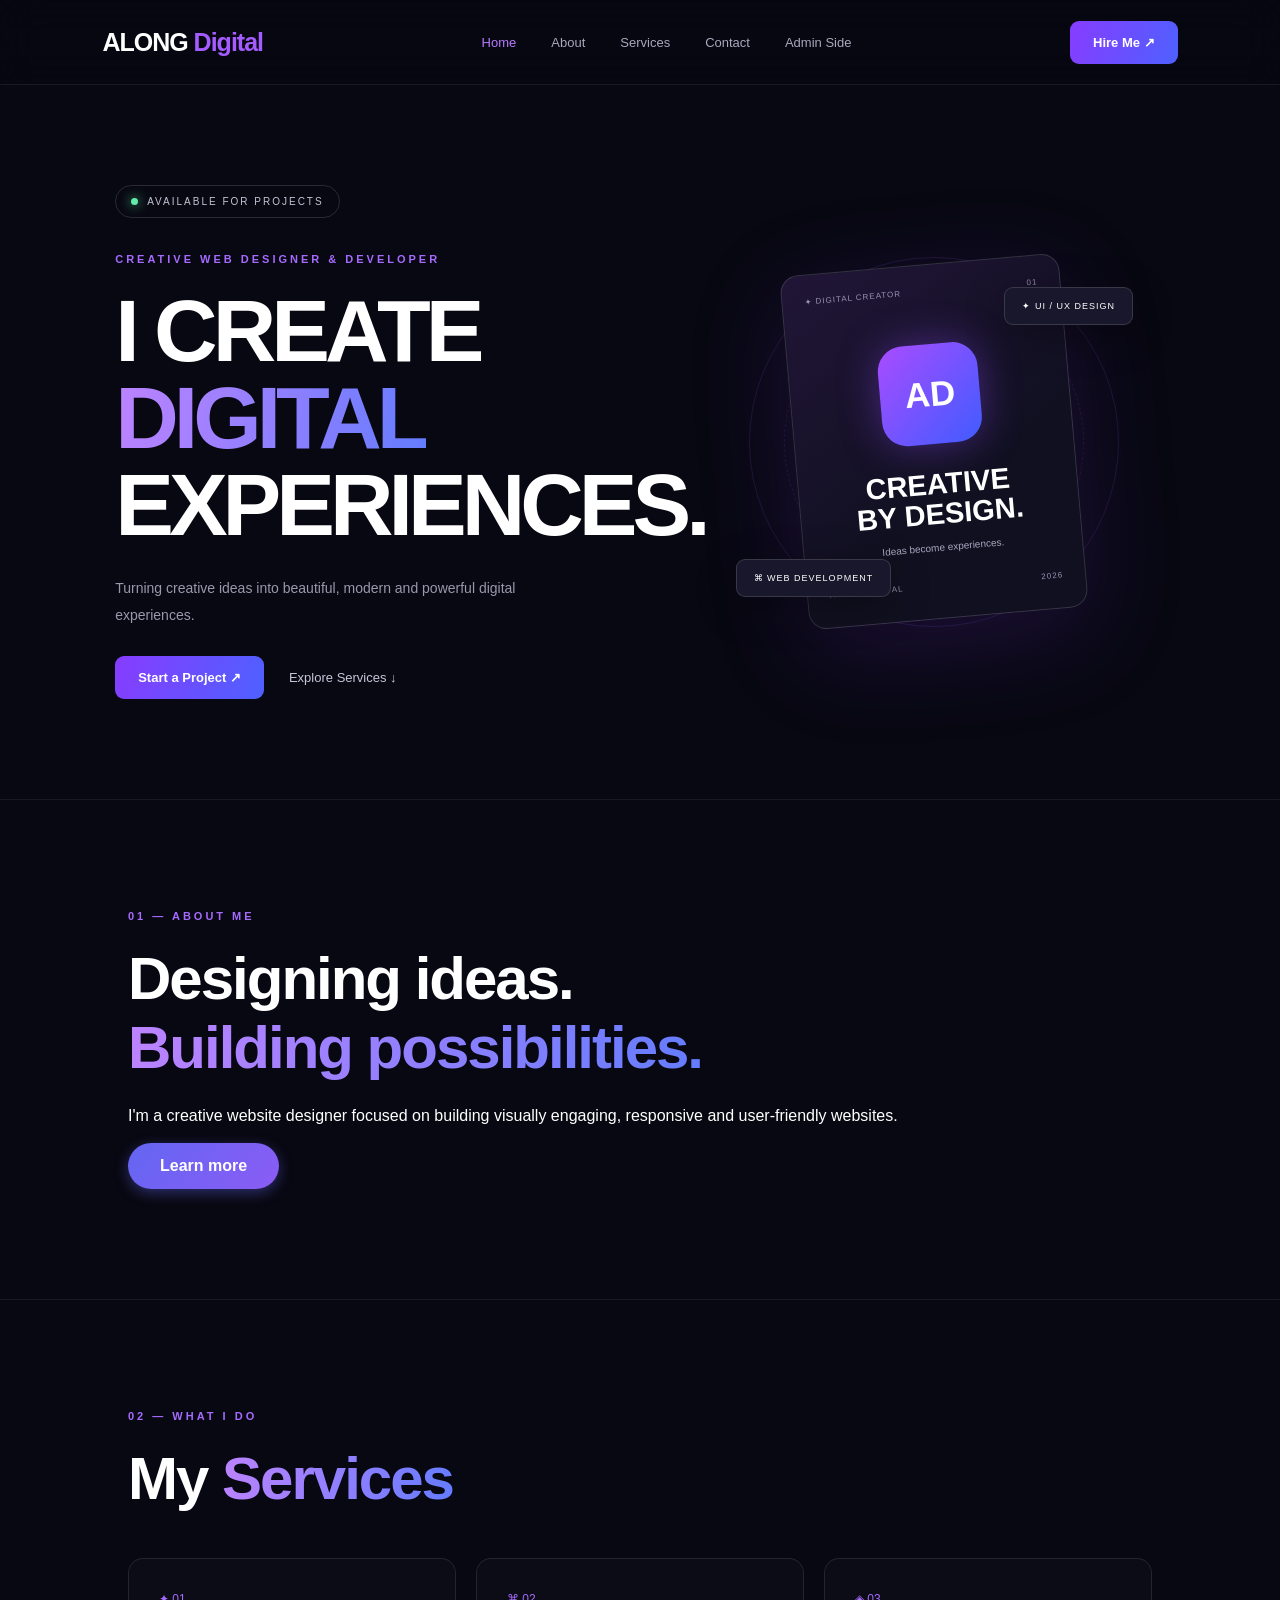
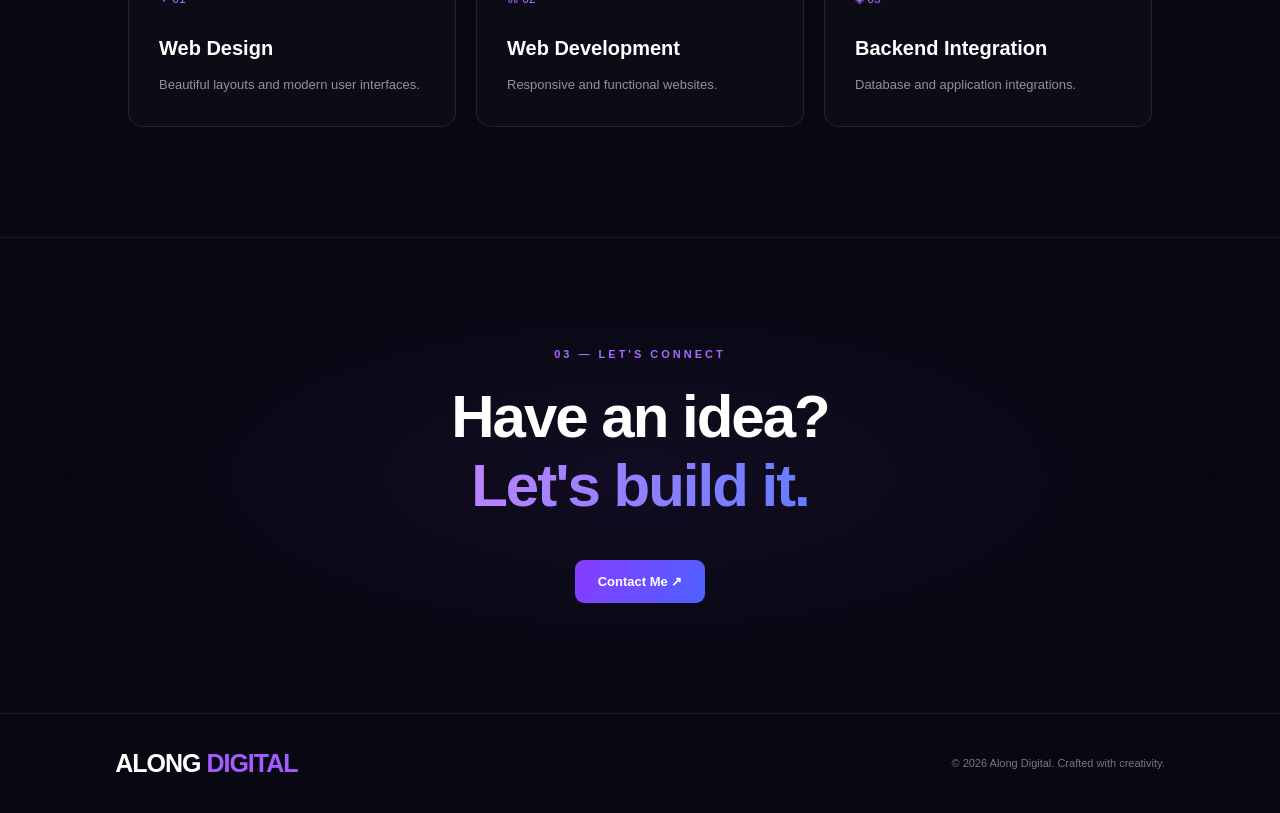
<file: index.html>
<!DOCTYPE html>
<html lang="en">
<head>
  <meta charset="UTF-8">
  <meta name="viewport" content="width=device-width, initial-scale=1.0">
  <title>Along digital Web Solutions</title>
  <link rel="stylesheet" href="style.css">
</head>
<body>

<header class="navbar">
  <a href="index.html" class="logo">ALONG<span> Digital</span></a>

  <nav id="nav">
    <a href="index.html" class="active">Home</a>
    <a href="index.html#about">About</a>
    <a href="index.html#services">Services</a>
    <a href="contact.html">Contact</a>
    <a href="pannel.html">Admin Side</a>
  </nav>

  <a href="contact.html" class="nav-btn">Hire Me ↗</a>
  <button class="menu" id="menu" aria-label="Toggle menu">☰</button>
</header>

<main>
  <section class="hero" id="home">
    <div class="hero-content">
      <div class="availability"><span></span> AVAILABLE FOR PROJECTS</div>
      <p class="eyebrow">CREATIVE WEB DESIGNER & DEVELOPER</p>
      <h1>I CREATE<br><span class="gradient">DIGITAL</span><br>EXPERIENCES.</h1>
      <p class="description">
        Turning creative ideas into beautiful, modern and
        powerful digital experiences.
      </p>
      <div class="hero-actions">
        <a href="contact.html" class="primary-btn">Start a Project ↗</a>
        <a href="#services" class="secondary-btn">Explore Services ↓</a>
      </div>
    </div>

    <div class="hero-visual">
      <div class="orbit orbit-one"></div>
      <div class="orbit orbit-two"></div>
      <div class="designer-card">
        <div class="card-top"><span>✦ DIGITAL CREATOR</span><span>01</span></div>
        <div class="avatar">AD</div>
        <h2>CREATIVE<br>BY DESIGN.</h2>
        <p>Ideas become experiences.</p>
        <div class="card-bottom"><span>ALONG DIGITAL</span><span>2026</span></div>
      </div>
      <div class="floating-tag tag-one">✦ UI / UX DESIGN</div>
      <div class="floating-tag tag-two">⌘ WEB DEVELOPMENT</div>
    </div>
  </section>

  <section class="about section" id="about">
    <p class="eyebrow">01 — ABOUT ME</p>
    <h2>Designing ideas.<br><span class="gradient">Building possibilities.</span></h2>
    <p>
      I'm a creative website designer focused on building
      visually engaging, responsive and user-friendly websites.
    </p><br>
    <a class="other-btn" id="learn">Learn more</a>
  </section>

  <section class="services section" id="services">
    <p class="eyebrow">02 — WHAT I DO</p>
    <h2>My <span class="gradient">Services</span></h2>
    <div class="service-grid">
      <article class="service-card">
        <span>✦ 01</span>
        <h3>Web Design</h3>
        <p>Beautiful layouts and modern user interfaces.</p>
      </article>
      <article class="service-card">
        <span>⌘ 02</span>
        <h3>Web Development</h3>
        <p>Responsive and functional websites.</p>
      </article>
      <article class="service-card">
        <span>◈ 03</span>
        <h3>Backend Integration</h3>
        <p>Database and application integrations.</p>
      </article>
    </div>
  </section>

  <section class="contact section">
    <p class="eyebrow">03 — LET'S CONNECT</p>
    <h2>Have an idea?<br><span class="gradient">Let's build it.</span></h2>
    <a href="contact.html" class="primary-btn">Contact Me ↗</a>
  </section>
</main>

<footer>
  <a href="index.html" class="logo">ALONG<span> DIGITAL</span></a>
  <p>© 2026 Along Digital. Crafted with creativity.</p>
</footer>

<script src="script.js"></script>
</body>
</html>
</file>
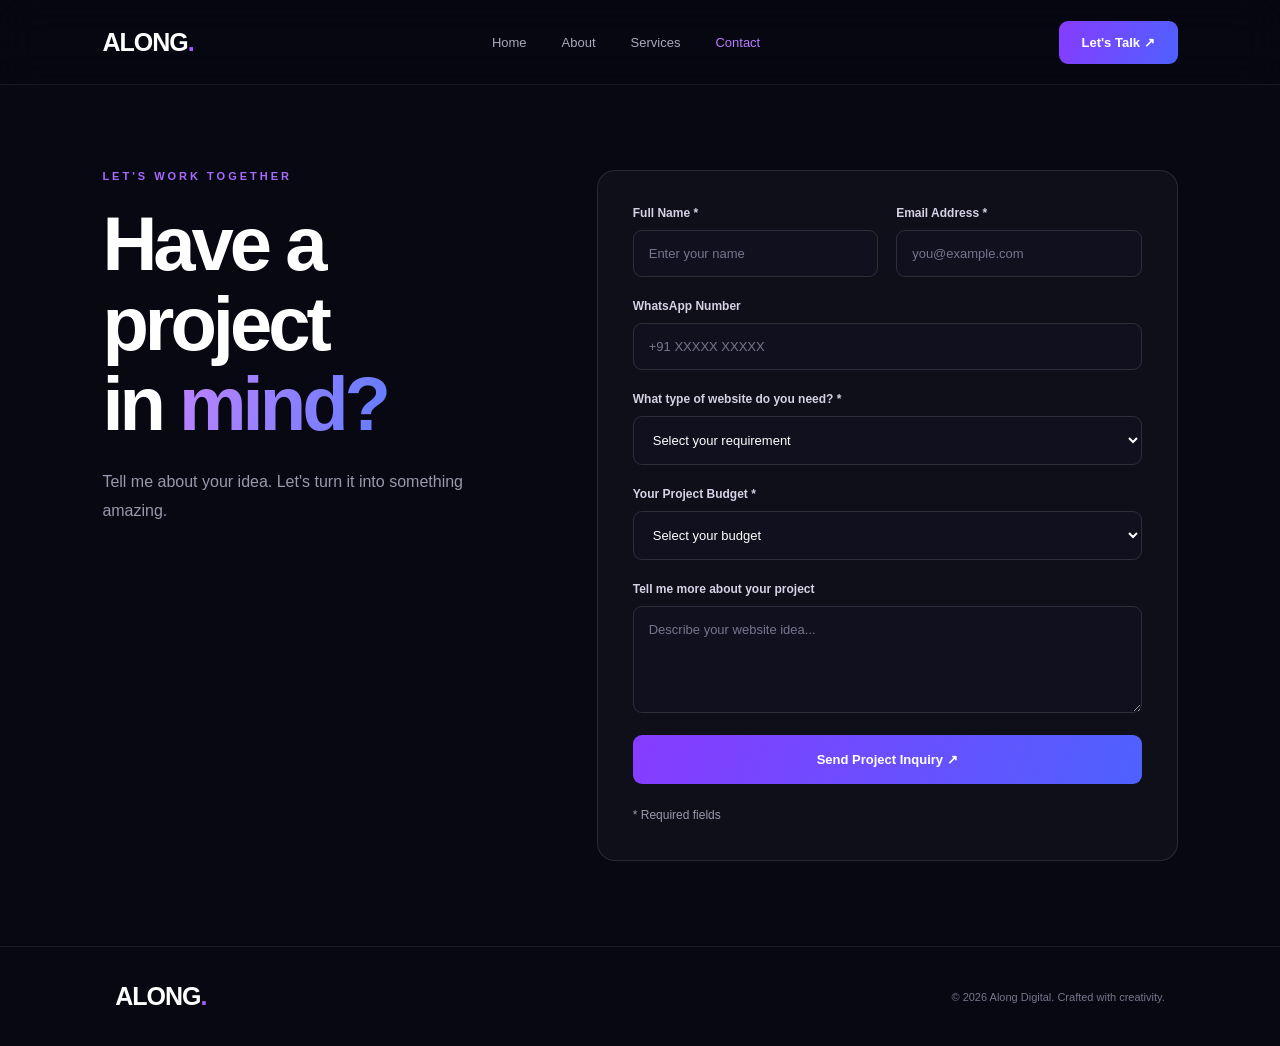
<file: contact.html>
<!DOCTYPE html>
<html lang="en">
<head>
  <meta charset="UTF-8">
  <meta name="viewport" content="width=device-width, initial-scale=1.0">
  <title>Contact | Along Digital</title>
  <link rel="stylesheet" href="style.css">
</head>
<body>

<header class="navbar">
  <a href="index.html" class="logo">ALONG<span>.</span></a>

  <nav id="nav">
    <a href="index.html">Home</a>
    <a href="index.html#about">About</a>
    <a href="index.html#services">Services</a>
    <a href="contact.html" class="active">Contact</a>
  </nav>

  <a href="contact.html" class="nav-btn">Let's Talk ↗</a>
  <button class="menu" id="menu" aria-label="Toggle menu">☰</button>
</header>

<main class="contact-page">

  <div class="contact-heading">
    <p class="eyebrow">LET'S WORK TOGETHER</p>
    <h1>Have a project<br>in <span class="gradient">mind?</span></h1>
    <p>Tell me about your idea. Let's turn it into something amazing.</p>
  </div>

  <div class="contact-container">
    <form id="contactForm">

      <div class="form-row">
        <div class="form-group">
          <label for="name">Full Name *</label>
          <input id="name" name="name" type="text"
            placeholder="Enter your name" required maxlength="100">
        </div>

        <div class="form-group">
          <label for="email">Email Address *</label>
          <input id="email" name="email" type="email"
            placeholder="you@example.com" required>
        </div>
      </div>

      <div class="form-group">
        <label for="phone">WhatsApp Number</label>
        <input id="phone" name="phone" type="tel"
          placeholder="+91 XXXXX XXXXX">
      </div>

      <div class="form-group">
        <label for="requirement">What type of website do you need? *</label>
        <select id="requirement" name="requirement" required>
          <option value="">Select your requirement</option>
          <option>Business Website</option>
          <option>Portfolio Website</option>
          <option>E-commerce Website</option>
          <option>Landing Page</option>
          <option>Web Application</option>
          <option>Custom Website</option>
          <option>Other</option>
        </select>
      </div>

      <div class="form-group">
        <label for="budget">Your Project Budget *</label>
        <select id="budget" name="budget" required>
          <option value="">Select your budget</option>
          <option>Below ₹2,000</option>
          <option>₹2,000 – ₹5,000</option>
          <option>₹5,000 – ₹10,000</option>
          <option>₹10,000 – ₹25,000</option>
          <option>₹25,000 – ₹50,000</option>
          <option>Above ₹50,000</option>
          <option>Let's Discuss</option>
        </select>
      </div>

      <div class="form-group">
        <label for="message">Tell me more about your project</label>
        <textarea id="message" name="message"
          rows="5" placeholder="Describe your website idea..."></textarea>
      </div>

      <button type="submit" class="primary-btn submit-btn">
        Send Project Inquiry ↗
      </button>

      <p id="formStatus" class="form-status" role="status">
        * Required fields
      </p>

    </form>
  </div>
</main>

<footer>
  <a href="index.html" class="logo">ALONG<span>.</span></a>
  <p>© 2026 Along Digital. Crafted with creativity.</p>
</footer>

<script src="script.js"></script>
<script src="contact.js"></script>
</body>
</html>
</file>
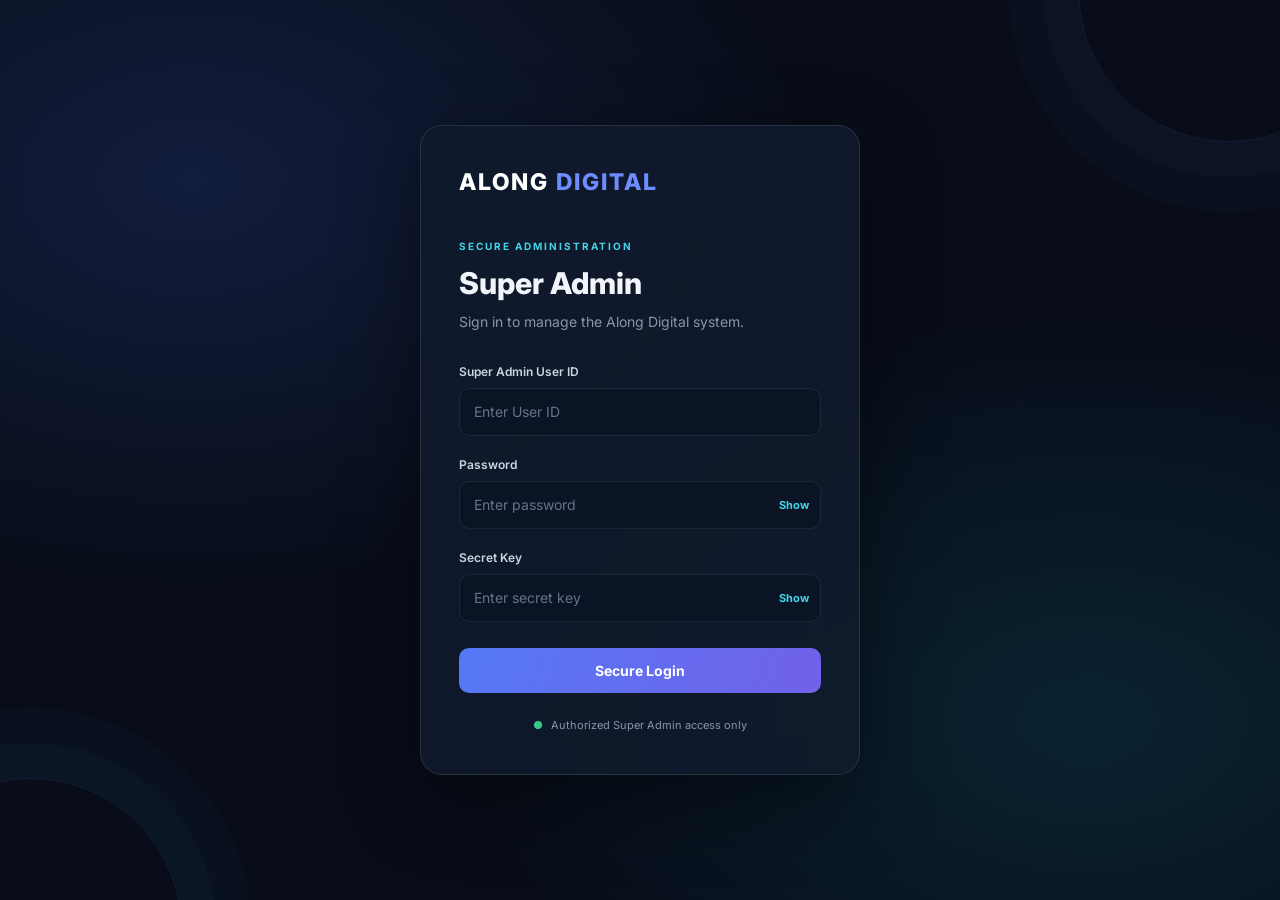
<file: superadmin.html>
<!DOCTYPE html>
<html lang="en">
<head>
  <meta charset="UTF-8">
  <meta name="viewport" content="width=device-width, initial-scale=1.0">
  <meta name="theme-color" content="#080d19">

  <title>Super Admin | Along Digital</title>

  <link rel="stylesheet" href="superadmin.css">
</head>

<body>

  <!-- LOGIN PAGE -->
  <main id="loginPage" class="login-page">

    <section class="login-card">

      <div class="brand">
        ALONG <span>DIGITAL</span>
      </div>

      <div class="login-heading">
        <span class="eyebrow">SECURE ADMINISTRATION</span>
        <h1>Super Admin</h1>
        <p>Sign in to manage the Along Digital system.</p>
      </div>

      <form id="superAdminForm">

        <div class="form-group">
          <label for="superUserID">Super Admin User ID</label>
          <input
            type="text"
            id="superUserID"
            placeholder="Enter User ID"
            autocomplete="username"
            required
          >
        </div>

        <div class="form-group">
          <label for="superPassword">Password</label>
          <div class="password-box">
            <input
              type="password"
              id="superPassword"
              placeholder="Enter password"
              autocomplete="current-password"
              required
            >
            <button type="button" class="toggle-password"
              data-target="superPassword">Show</button>
          </div>
        </div>

        <div class="form-group">
          <label for="secretKey">Secret Key</label>
          <div class="password-box">
            <input
              type="password"
              id="secretKey"
              placeholder="Enter secret key"
              autocomplete="off"
              required
            >
            <button type="button" class="toggle-password"
              data-target="secretKey">Show</button>
          </div>
        </div>

        <div id="loginMessage" role="status" aria-live="polite"></div>

        <button type="submit" id="loginBtn">
          Secure Login
        </button>

      </form>

      <p class="security-note">
        <span>●</span> Authorized Super Admin access only
      </p>

    </section>
  </main>


  <!-- SUPER ADMIN DASHBOARD -->
  <div id="dashboardPage" class="dashboard-page" hidden>

    <!-- SIDEBAR -->
    <aside class="sidebar" id="sidebar">

      <div class="sidebar-brand">
        ALONG <span>DIGITAL</span>
        <small>SUPER ADMIN PANEL</small>
      </div>

      <nav class="sidebar-nav">

        <p class="nav-heading">MAIN MENU</p>

        <button class="nav-link active" data-section="overview">
          <span>▦</span> Overview
        </button>

        <button class="nav-link" data-section="keyGenerator">
          <span>⌘</span> Activation Keys
        </button>

        <button class="nav-link" data-section="adminManagement">
          <span>♙</span> Admin Management
        </button>

        <p class="nav-heading">MANAGEMENT</p>

        <button class="nav-link" data-section="emailTemplates">
          <span>✉</span> Email Templates
        </button>

        <button class="nav-link" data-section="entryRecords">
          <span>▤</span> Entry Records
        </button>

        <button class="nav-link" data-section="activityLogs">
          <span>◷</span> Activity Logs
        </button>

        <p class="nav-heading">SYSTEM</p>

        <button class="nav-link" data-section="settings">
          <span>⚙</span> Settings
        </button>

      </nav>

      <div class="sidebar-bottom">
        <div class="admin-profile">
          <div class="profile-avatar">SA</div>
          <div>
            <strong id="superAdminName">Super Admin</strong>
            <small>System Administrator</small>
          </div>
        </div>

        <button id="logoutBtn" class="logout-btn">
          ⇥ Logout
        </button>
      </div>

    </aside>


    <!-- MAIN AREA -->
    <main class="main-content">

      <header class="topbar">
        <button id="menuToggle" class="menu-toggle"
          type="button">☰</button>

        <div>
          <span class="eyebrow">ALONG DIGITAL / CONTROL CENTER</span>
          <h2 id="pageTitle">Overview</h2>
        </div>

        <div class="topbar-status">
          <span class="status-dot"></span>
          System Panel
        </div>
      </header>


      <div class="content-area">

        <!-- OVERVIEW -->
        <section class="dashboard-section active" id="overview">

          <div class="welcome-section">
            <div>
              <span class="eyebrow">DASHBOARD</span>
              <h1>Welcome, Super Admin</h1>
              <p>Manage administrators, activation keys and system records.</p>
            </div>
          </div>

          <div class="stats-grid">

            <article class="stat-card">
              <span>Total Admins</span>
              <h2 id="totalAdmins">—</h2>
              <small>Registered accounts</small>
            </article>

            <article class="stat-card">
              <span>Pending Approvals</span>
              <h2 id="pendingAdmins">—</h2>
              <small>Awaiting approval</small>
            </article>

            <article class="stat-card">
              <span>Unused Keys</span>
              <h2 id="unusedKeys">—</h2>
              <small>Available activation keys</small>
            </article>

            <article class="stat-card">
              <span>Used Keys</span>
              <h2 id="usedKeys">—</h2>
              <small>Already redeemed</small>
            </article>

          </div>

          <div class="panel-card">
            <div class="panel-heading">
              <div>
                <h3>Quick Actions</h3>
                <p>Frequently used administration tools</p>
              </div>
            </div>

            <div class="quick-actions">
              <button data-section="keyGenerator">
                + Generate Activation Key
              </button>

              <button data-section="adminManagement">
                Manage Admins
              </button>

              <button data-section="emailTemplates">
                Create Admin Email
              </button>
            </div>
          </div>

        </section>


        <!-- ACTIVATION KEY GENERATOR -->
        <section class="dashboard-section" id="keyGenerator">

          <div class="section-heading">
            <span class="eyebrow">AUTHORIZATION</span>
            <h1>Activation Key Generator</h1>
            <p>Generate unique, single-use admin activation keys.</p>
          </div>

          <div class="panel-card">

            <h3>Generate New Key</h3>

            <form id="keyForm">

              <div class="form-group">
                <label for="keyExpiry">Key Validity</label>
                <select id="keyExpiry" required>
                  <option value="1">1 Day</option>
                  <option value="3">3 Days</option>
                  <option value="7" selected>7 Days</option>
                  <option value="15">15 Days</option>
                  <option value="30">30 Days</option>
                </select>
              </div>

              <div class="form-group">
                <label for="keyNote">Purpose / Note</label>
                <input id="keyNote" type="text"
                  placeholder="Optional note">
              </div>

              <button type="submit" id="generateKeyBtn">
                Generate Activation Key
              </button>

            </form>

            <div id="generatedKeyBox" hidden>
              <p>Generated Activation Key</p>
              <strong id="generatedKey"></strong>
              <button type="button" id="copyKeyBtn">Copy Key</button>
            </div>

          </div>

          <div class="panel-card">
            <h3>Activation Key Records</h3>

            <div class="table-wrapper">
              <table>
                <thead>
                  <tr>
                    <th>Activation Key</th>
                    <th>Status</th>
                    <th>Expiry</th>
                    <th>Created</th>
                  </tr>
                </thead>
                <tbody id="keysTableBody">
                  <tr>
                    <td colspan="4">Loading records...</td>
                  </tr>
                </tbody>
              </table>
            </div>
          </div>

        </section>


        <!-- ADMIN MANAGEMENT -->
        <section class="dashboard-section" id="adminManagement">

          <div class="section-heading">
            <span class="eyebrow">USER CONTROL</span>
            <h1>Admin Management</h1>
            <p>Review and manage administrator accounts.</p>
          </div>

          <div class="panel-card">
            <div class="table-wrapper">
              <table>
                <thead>
                  <tr>
                    <th>User ID</th>
                    <th>Name</th>
                    <th>Email</th>
                    <th>Status</th>
                    <th>Action</th>
                  </tr>
                </thead>
                <tbody id="adminsTableBody">
                  <tr>
                    <td colspan="5">Loading records...</td>
                  </tr>
                </tbody>
              </table>
            </div>
          </div>

        </section>


        <!-- EMAIL TEMPLATE -->
        <section class="dashboard-section" id="emailTemplates">

          <div class="section-heading">
            <span class="eyebrow">COMMUNICATION</span>
            <h1>Email Template Generator</h1>
            <p>Prepare an activation email for a new administrator.</p>
          </div>

          <div class="panel-card">

            <form id="emailForm">

              <div class="form-group">
                <label for="adminName">Admin Name</label>
                <input id="adminName" type="text"
                  placeholder="Enter admin name" required>
              </div>

              <div class="form-group">
                <label for="adminEmail">Admin Email</label>
                <input id="adminEmail" type="email"
                  placeholder="Enter admin email" required>
              </div>

              <div class="form-group">
                <label for="adminUserID">Admin User ID</label>
                <input id="adminUserID" type="text"
                  placeholder="Enter User ID" required>
              </div>

              <div class="form-group">
                <label for="emailActivationKey">Activation Key</label>
                <input id="emailActivationKey" type="text"
                  placeholder="Paste generated key" required>
              </div>

              <button type="submit">Generate Email</button>

            </form>

            <div class="form-group">
              <label for="emailPreview">Email Preview</label>
              <textarea id="emailPreview" rows="12"
                placeholder="Generated email will appear here..."></textarea>
            </div>

            <button type="button" id="sendEmailBtn">
              Open Email App
            </button>

          </div>

        </section>


        <!-- ENTRY RECORDS -->
        <section class="dashboard-section" id="entryRecords">

          <div class="section-heading">
            <span class="eyebrow">REGISTRATION</span>
            <h1>Entry Records</h1>
            <p>Review administrator registration submissions.</p>
          </div>

          <div class="panel-card">
            <div class="table-wrapper">
              <table>
                <thead>
                  <tr>
                    <th>User ID</th>
                    <th>Name</th>
                    <th>Email</th>
                    <th>Registration Date</th>
                    <th>Status</th>
                  </tr>
                </thead>
                <tbody id="entriesTableBody">
                  <tr>
                    <td colspan="5">Loading records...</td>
                  </tr>
                </tbody>
              </table>
            </div>
          </div>

        </section>


        <!-- ACTIVITY LOGS -->
        <section class="dashboard-section" id="activityLogs">

          <div class="section-heading">
            <span class="eyebrow">SYSTEM MONITORING</span>
            <h1>Activity Logs</h1>
            <p>Track important administrative activities.</p>
          </div>

          <div class="panel-card">
            <div class="table-wrapper">
              <table>
                <thead>
                  <tr>
                    <th>Date & Time</th>
                    <th>Activity</th>
                    <th>Performed By</th>
                    <th>Details</th>
                  </tr>
                </thead>
                <tbody id="logsTableBody">
                  <tr>
                    <td colspan="4">Loading records...</td>
                  </tr>
                </tbody>
              </table>
            </div>
          </div>

        </section>


        <!-- SETTINGS -->
        <section class="dashboard-section" id="settings">

          <div class="section-heading">
            <span class="eyebrow">CONFIGURATION</span>
            <h1>System Settings</h1>
            <p>Super Admin account and system information.</p>
          </div>

          <div class="panel-card">
            <h3>Account Information</h3>
            <p>Logged-in account: <strong id="settingsUserID">—</strong></p>
            <p>Role: <strong>Super Admin</strong></p>
          </div>

        </section>

      </div>

      <footer class="footer">
        © 2026 ALL RIGHTS RESERVED
        <br>
        Designed by Shankar Singh Rajput under the Along Digital.
      </footer>

    </main>

  </div>

  <script src="superadmin.js"></script>

</body>
  </html>
</file>
<file: style.css>
* {
  margin: 0;
  padding: 0;
  box-sizing: border-box;
}

html {
  scroll-behavior: smooth;
}

body {
  background: #080812;
  color: #fff;
  font-family: 'Inter', sans-serif;
  overflow-x: hidden;
}

a {
  text-decoration: none;
  color: inherit;
}

.glow {
  position: fixed;
  width: 350px;
  height: 350px;
  border-radius: 50%;
  filter: blur(120px);
  opacity: .22;
  pointer-events: none;
  z-index: -1;
}

.glow-one {
  background: #822cff;
  top: 5%;
  left: -150px;
}

.glow-two {
  background: #145eff;
  right: -150px;
  top: 45%;
}

.navbar {
  height: 85px;
  display: flex;
  align-items: center;
  justify-content: space-between;
  padding: 0 8%;
  border-bottom: 1px solid #ffffff12;
  position: sticky;
  top: 0;
  background: #080812dd;
  backdrop-filter: blur(20px);
  z-index: 100;
}

.logo {
  font-size: 25px;
  font-weight: 800;
  letter-spacing: -1px;
}

.logo span {
  color: #a45cff;
}

nav {
  display: flex;
  gap: 35px;
}

nav a {
  font-size: 13px;
  color: #aaa8bd;
  transition: .3s;
}

nav a:hover {
  color: #b77cff;
}

.nav-btn, .primary-btn {
  padding: 14px 23px;
  border-radius: 9px;
  background: linear-gradient(110deg, #873cff, #4e61ff);
  font-size: 13px;
  font-weight: 700;
  transition: .3s;
}

.nav-btn:hover, .primary-btn:hover {
  transform: translateY(-4px);
  box-shadow: 0 10px 35px #873cff66;
}

.menu {
  display: none;
  color: white;
  background: none;
  border: 0;
  font-size: 25px;
}

.hero {
  min-height: 680px;
  padding: 100px 9%;
  display: grid;
  grid-template-columns: 1.1fr .9fr;
  align-items: center;
  gap: 40px;
}

.availability {
  display: inline-flex;
  align-items: center;
  gap: 9px;
  font-size: 10px;
  letter-spacing: 2px;
  border: 1px solid #ffffff22;
  padding: 10px 15px;
  border-radius: 30px;
  margin-bottom: 35px;
  color: #c6c2d6;
}

.availability span {
  width: 7px;
  height: 7px;
  background: #62edaa;
  border-radius: 50%;
  box-shadow: 0 0 12px #62edaa;
}

.eyebrow {
  color: #a66aff;
  font-size: 11px;
  font-weight: 700;
  letter-spacing: 3px;
  margin-bottom: 22px;
}

.hero h1 {
  font-size: clamp(52px, 7vw, 88px);
  font-weight: 800;
  letter-spacing: -5px;
  line-height: .99;
}

.gradient {
  background: linear-gradient(100deg, #bd83ff, #647cff);
  color: transparent;
  background-clip: text;
}

.description {
  max-width: 450px;
  color: #9998ad;
  line-height: 1.9;
  font-size: 14px;
  margin: 27px 0;
}

.hero-actions {
  display: flex;
  align-items: center;
  gap: 25px;
  flex-wrap: wrap;
}

.secondary-btn {
  font-size: 13px;
  color: #c7c4d8;
}

.stats {
  display: flex;
  gap: 35px;
  margin-top: 65px;
  flex-wrap: wrap;
}

.stats div {
  display: flex;
  flex-direction: column;
  gap: 8px;
}

.stats strong {
  font-size: 13px;
}

.stats small {
  color: #77758e;
  font-size: 10px;
}

.hero-visual {
  height: 440px;
  display: flex;
  justify-content: center;
  align-items: center;
  position: relative;
}

.orbit {
  position: absolute;
  width: 370px;
  height: 370px;
  border: 1px solid #9b60ff22;
  border-radius: 50%;
  animation: rotate 18s linear infinite;
}

.orbit-two {
  width: 300px;
  height: 300px;
  border-style: dashed;
  animation-direction: reverse;
}

.designer-card {
  width: 280px;
  height: 355px;
  border: 1px solid #ffffff24;
  border-radius: 18px;
  padding: 22px;
  background: linear-gradient(145deg, #211537, #101020 65%);
  box-shadow: 0 25px 100px #7133ce33;
  transform: rotate(-5deg);
  animation: float 5s ease-in-out infinite;
}

.card-top, .card-bottom {
  display: flex;
  justify-content: space-between;
  color: #9992b3;
  font-size: 8px;
  letter-spacing: 1px;
}

.avatar {
  width: 100px;
  height: 100px;
  border-radius: 25px;
  background: linear-gradient(135deg, #a94cff, #405cff);
  display: grid;
  place-items: center;
  font-size: 35px;
  font-weight: 800;
  margin: 48px auto 25px;
  box-shadow: 0 0 40px #914cff66;
}

.designer-card h2 {
  text-align: center;
  font-size: 29px;
  line-height: 1.05;
}

.designer-card p {
  text-align: center;
  color: #aaa5bd;
  font-size: 10px;
  margin: 12px 0 28px;
}

.floating-tag {
  position: absolute;
  background: #19172b;
  border: 1px solid #ffffff24;
  padding: 13px 17px;
  border-radius: 9px;
  font-size: 9px;
  letter-spacing: 1px;
  box-shadow: 0 10px 40px #0005;
  animation: float 4s ease-in-out infinite;
}

.tag-one {
  top: 65px;
  right: -10px;
}

.tag-two {
  bottom: 65px;
  left: -10px;
  animation-delay: 1s;
}

.section {
  padding: 110px 10%;
  border-top: 1px solid #ffffff12;
}

.section h2 {
  font-size: clamp(35px, 5vw, 60px);
  letter-spacing: -2px;
  margin-bottom: 25px;
}

.about > p:last-child {
  max-width: 600px;
  color: #9998ad;
  line-height: 1.9;
  font-size: 14px;
}

.service-grid {
  display: grid;
  grid-template-columns: repeat(3, 1fr);
  gap: 20px;
  margin-top: 45px;
}

.service-card {
  padding: 30px;
  border: 1px solid #ffffff18;
  background: #ffffff05;
  border-radius: 15px;
  transition: .35s;
}

.service-card:hover {
  transform: translateY(-9px);
  border-color: #9d60ff;
  background: #9d60ff0c;
}

.service-card span {
  color: #a66aff;
  font-size: 12px;
}

.service-card h3 {
  margin: 30px 0 13px;
  font-size: 20px;
}

.service-card p {
  color: #9290a5;
  font-size: 13px;
  line-height: 1.8;
}

.contact {
  text-align: center;
  background: radial-gradient(ellipse at center, #7139bd18, transparent 65%);
}

.contact .primary-btn {
  display: inline-block;
  margin-top: 15px;
}

footer {
  border-top: 1px solid #ffffff15;
  padding: 35px 9%;
  display: flex;
  justify-content: space-between;
  align-items: center;
  gap: 20px;
}

footer p {
  color: #77758e;
  font-size: 11px;
}

@keyframes float {
  0%, 100% { transform: translateY(0) rotate(-5deg); }
  50% { transform: translateY(-15px) rotate(-2deg); }
}

@keyframes rotate {
  to { transform: rotate(360deg); }
}

@media(max-width: 800px) {
  .navbar { padding: 0 6%; }
  .nav-btn { display: none; }
  .menu { display: block; }

  nav {
    display: none;
    position: absolute;
    top: 85px;
    left: 0;
    width: 100%;
    background: #11101e;
    padding: 25px;
    flex-direction: column;
    gap: 25px;
  }

  nav.active { display: flex; }

  .hero {
    grid-template-columns: 1fr;
    padding: 75px 7%;
    text-align: center;
  }

  .description { margin: 25px auto; }
  .hero-actions, .stats { justify-content: center; }
  .hero-visual { margin-top: 30px; }
  .service-grid { grid-template-columns: 1fr; }
  .section { padding: 80px 7%; }
  footer { flex-direction: column; text-align: center; }
}

@media(max-width: 400px) {
  .hero h1 { letter-spacing: -3px; }
  .hero-visual { transform: scale(.85); }
  }

/* NAVBAR ACTIVE STATE */
nav a.active {
  color: #b77cff;
}

/* CONTACT PAGE */
.contact-page {
  min-height: 85vh;
  padding: 85px 8%;
  display: grid;
  grid-template-columns: 0.85fr 1.15fr;
  align-items: start;
  gap: 65px;
}

.contact-heading {
  position: sticky;
  top: 140px;
}

.contact-heading h1 {
  font-size: clamp(48px, 6vw, 76px);
  line-height: 1.05;
  letter-spacing: -4px;
}

.contact-heading > p:last-child {
  color: #9998ad;
  line-height: 1.8;
  margin-top: 25px;
  max-width: 370px;
}

.contact-container {
  background: #ffffff08;
  border: 1px solid #ffffff1c;
  border-radius: 18px;
  padding: 35px;
}

#contactForm {
  display: flex;
  flex-direction: column;
  gap: 22px;
}

.form-row {
  display: grid;
  grid-template-columns: 1fr 1fr;
  gap: 18px;
}

.form-group {
  display: flex;
  flex-direction: column;
  gap: 10px;
}

.form-group label {
  font-size: 12px;
  font-weight: 600;
  color: #d6d1e7;
}

.form-group input,
.form-group select,
.form-group textarea {
  width: 100%;
  background: #10101e;
  border: 1px solid #ffffff20;
  color: white;
  padding: 15px;
  border-radius: 9px;
  font: inherit;
  font-size: 13px;
  outline: none;
  transition: .3s;
}

.form-group input:focus,
.form-group select:focus,
.form-group textarea:focus {
  border-color: #a66aff;
  box-shadow: 0 0 15px #a66aff20;
}

.form-group input::placeholder,
.form-group textarea::placeholder {
  color: #77758e;
}

.form-group select option {
  background: #10101e;
}

.form-group textarea {
  resize: vertical;
}

.submit-btn {
  border: 0;
  color: white;
  cursor: pointer;
  padding: 17px;
}

.form-status {
  font-size: 12px;
  color: #9998ad;
  line-height: 1.6;
}

@media(max-width: 800px) {
  .contact-page {
    grid-template-columns: 1fr;
    padding: 65px 7%;
    gap: 40px;
  }

  .contact-heading {
    position: static;
  }

  .contact-container {
    padding: 23px;
  }
}

@media(max-width: 500px) {
  .form-row {
    grid-template-columns: 1fr;
  }
}
.other-btn {
  padding: 14px 32px;
  border-radius: 999px;
  background: linear-gradient(110deg, orange, yellow);
  font-size: 16px;
  font-weight: 600;
  transition: .3s;
  color: #ffffff;
  display: inline-block;
  text-decoration: none;
  background: linear-gradient(135deg,#6366f1 0%,#8b5cf6 100%);
  box-shadow: 0 4px 14px rgba(99,102,241,0.4);
  transition: transform 0.2s ease,boz-shadow 0.2ease;
  
}
.other-btn:hover{
  transform: translateY(-2px);
  box-shadow: 0 6px 20px rgba(99,102,241,0.6);
}
.other-btn:active{
  transform: translateY(0);
}
  
}
</file>
<file: superadmin.css>
/* =========================================
   ALONG DIGITAL - SUPER ADMIN PANEL
   Premium Dark Responsive UI
========================================= */

@import url('https://fonts.googleapis.com/css2?family=Inter:wght@400;500;600;700;800&display=swap');

:root {
  --bg: #080d19;
  --sidebar: #0c1322;
  --card: #111b2d;
  --card-hover: #17243a;
  --border: rgba(255,255,255,0.08);
  --text: #f1f5f9;
  --muted: #8996aa;
  --primary: #6c8cff;
  --primary-hover: #5276ed;
  --cyan: #42d5e8;
  --green: #35c98a;
  --red: #ff647c;
  --yellow: #f5bd58;
  --radius: 16px;
}

* {
  margin: 0;
  padding: 0;
  box-sizing: border-box;
}

body {
  min-height: 100vh;
  background: var(--bg);
  color: var(--text);
  font-family: 'Inter', sans-serif;
  font-size: 14px;
}

button,
input,
select,
textarea {
  font: inherit;
}

button {
  cursor: pointer;
}

button:disabled {
  opacity: 0.6;
  cursor: not-allowed;
}

[hidden] {
  display: none !important;
}

/* =========================================
   LOGIN PAGE
========================================= */

.login-page {
  min-height: 100vh;
  display: flex;
  align-items: center;
  justify-content: center;
  padding: 25px;
  position: relative;
  overflow: hidden;
  background:
    radial-gradient(ellipse at 15% 20%, rgba(65,105,225,.18), transparent 40%),
    radial-gradient(ellipse at 85% 80%, rgba(25,190,220,.12), transparent 40%),
    #080d19;
}

.login-page::before,
.login-page::after {
  content: "";
  position: absolute;
  width: 300px;
  height: 300px;
  border: 1px solid rgba(108,140,255,.12);
  border-radius: 50%;
  pointer-events: none;
}

.login-page::before {
  top: -160px;
  right: -100px;
  box-shadow: 0 0 0 35px rgba(108,140,255,.025),
              0 0 0 70px rgba(108,140,255,.02);
}

.login-page::after {
  bottom: -180px;
  left: -120px;
  box-shadow: 0 0 0 35px rgba(66,213,232,.025),
              0 0 0 70px rgba(66,213,232,.02);
}

.login-card {
  width: 100%;
  max-width: 440px;
  padding: 42px 38px;
  background: rgba(17,27,45,.88);
  border: 1px solid rgba(255,255,255,.1);
  border-radius: 22px;
  box-shadow: 0 25px 80px rgba(0,0,0,.45);
  backdrop-filter: blur(18px);
  position: relative;
  z-index: 1;
}

.brand {
  font-size: 23px;
  font-weight: 800;
  letter-spacing: 2px;
  color: white;
}

.brand span,
.sidebar-brand span {
  color: var(--primary);
}

.login-heading {
  margin: 40px 0 30px;
}

.eyebrow {
  color: var(--cyan);
  font-size: 10px;
  font-weight: 700;
  letter-spacing: 2px;
}

.login-heading h1 {
  font-size: 30px;
  margin: 12px 0 9px;
  font-weight: 800;
}

.login-heading p,
.section-heading p,
.welcome-section p {
  color: var(--muted);
  line-height: 1.7;
}

/* =========================================
   FORMS
========================================= */

.form-group {
  margin-bottom: 21px;
}

.form-group label {
  display: block;
  color: #cbd5e1;
  font-size: 12px;
  font-weight: 600;
  margin-bottom: 9px;
}

.form-group input,
.form-group select,
.form-group textarea {
  width: 100%;
  min-height: 48px;
  padding: 13px 14px;
  color: white;
  background: #0b1424;
  border: 1px solid var(--border);
  border-radius: 10px;
  outline: none;
  transition: .25s;
}

.form-group textarea {
  resize: vertical;
  min-height: 160px;
  line-height: 1.6;
}

.form-group input::placeholder,
.form-group textarea::placeholder {
  color: #64748b;
}

.form-group input:focus,
.form-group select:focus,
.form-group textarea:focus {
  border-color: var(--primary);
  box-shadow: 0 0 0 3px rgba(108,140,255,.12);
}

.form-group select option {
  background: #111b2d;
  color: white;
}

.password-box {
  display: flex;
  position: relative;
}

.password-box input {
  padding-right: 65px;
}

.toggle-password {
  position: absolute;
  right: 12px;
  top: 50%;
  transform: translateY(-50%);
  color: var(--cyan);
  background: none;
  border: none;
  font-size: 11px;
  font-weight: 700;
}

#loginBtn,
#keyForm button,
#emailForm button,
#copyKeyBtn,
.quick-actions button,
#sendEmailBtn {
  border: none;
  color: white;
  background: linear-gradient(110deg, #5579f5, #7161e9);
  border-radius: 10px;
  padding: 14px 19px;
  font-weight: 700;
  transition: .25s;
}

#loginBtn {
  width: 100%;
  margin-top: 5px;
}

#loginBtn:hover,
#keyForm button:hover,
#emailForm button:hover,
#copyKeyBtn:hover,
.quick-actions button:hover,
#sendEmailBtn:hover {
  transform: translateY(-2px);
  filter: brightness(1.12);
}

.security-note {
  text-align: center;
  margin-top: 25px;
  color: var(--muted);
  font-size: 11px;
}

.security-note span {
  color: var(--green);
  margin-right: 5px;
}

#loginMessage {
  display: none;
  padding: 11px 13px;
  margin: 12px 0;
  border-radius: 9px;
  font-size: 12px;
}

#loginMessage.error {
  display: block;
  color: #ff8798;
  background: rgba(255,100,124,.1);
  border: 1px solid rgba(255,100,124,.2);
}

#loginMessage.success {
  display: block;
  color: var(--green);
  background: rgba(53,201,138,.1);
}

/* =========================================
   DASHBOARD LAYOUT
========================================= */

.dashboard-page {
  min-height: 100vh;
}

.sidebar {
  width: 260px;
  height: 100vh;
  position: fixed;
  top: 0;
  left: 0;
  display: flex;
  flex-direction: column;
  background: var(--sidebar);
  border-right: 1px solid var(--border);
  z-index: 100;
  transition: transform .3s ease;
}

.sidebar-brand {
  padding: 29px 23px 25px;
  font-size: 19px;
  font-weight: 800;
  letter-spacing: 1.5px;
  border-bottom: 1px solid var(--border);
}

.sidebar-brand small {
  display: block;
  margin-top: 9px;
  font-size: 9px;
  color: var(--muted);
  letter-spacing: 2px;
}

.sidebar-nav {
  flex: 1;
  padding: 24px 13px;
  overflow-y: auto;
}

.nav-heading {
  color: #627087;
  font-size: 9px;
  font-weight: 800;
  letter-spacing: 1.5px;
  padding: 12px 12px;
}

.nav-link {
  width: 100%;
  display: flex;
  align-items: center;
  gap: 13px;
  padding: 13px 14px;
  margin-bottom: 5px;
  color: #9aa8bc;
  background: transparent;
  border: 1px solid transparent;
  border-radius: 10px;
  text-align: left;
  font-size: 12px;
  font-weight: 600;
  transition: .2s;
}

.nav-link span {
  width: 19px;
  font-size: 17px;
  text-align: center;
}

.nav-link:hover {
  color: white;
  background: rgba(255,255,255,.045);
}

.nav-link.active {
  color: white;
  background: rgba(108,140,255,.14);
  border-color: rgba(108,140,255,.2);
}

.nav-link.active span {
  color: var(--cyan);
}

.sidebar-bottom {
  padding: 17px;
  border-top: 1px solid var(--border);
}

.admin-profile {
  display: flex;
  align-items: center;
  gap: 12px;
  margin-bottom: 15px;
}

.profile-avatar {
  width: 38px;
  height: 38px;
  display: grid;
  place-items: center;
  border-radius: 11px;
  background: linear-gradient(135deg, #5579f5, #7161e9);
  color: white;
  font-weight: 800;
}

.admin-profile strong {
  display: block;
  font-size: 12px;
}

.admin-profile small {
  display: block;
  color: var(--muted);
  margin-top: 5px;
  font-size: 10px;
}

.logout-btn {
  width: 100%;
  padding: 11px;
  border-radius: 9px;
  border: 1px solid rgba(255,100,124,.2);
  color: #ff8293;
  background: rgba(255,100,124,.07);
  font-weight: 600;
}

/* =========================================
   MAIN CONTENT
========================================= */

.main-content {
  min-height: 100vh;
  margin-left: 260px;
  display: flex;
  flex-direction: column;
}

.topbar {
  min-height: 90px;
  display: flex;
  align-items: center;
  justify-content: space-between;
  gap: 15px;
  padding: 20px 35px;
  background: rgba(12,19,34,.85);
  border-bottom: 1px solid var(--border);
  position: sticky;
  top: 0;
  z-index: 50;
  backdrop-filter: blur(15px);
}

.topbar h2 {
  font-size: 19px;
  margin-top: 6px;
}

.topbar-status {
  color: var(--muted);
  font-size: 11px;
  display: flex;
  align-items: center;
  gap: 8px;
}

.status-dot {
  width: 7px;
  height: 7px;
  border-radius: 50%;
  background: var(--green);
  box-shadow: 0 0 10px var(--green);
}

.menu-toggle {
  display: none;
  background: transparent;
  color: white;
  border: 1px solid var(--border);
  border-radius: 8px;
  padding: 9px 12px;
  font-size: 18px;
}

.content-area {
  flex: 1;
  padding: 35px;
  width: 100%;
  max-width: 1600px;
  margin: auto;
}

.dashboard-section {
  display: none;
  animation: fadeIn .3s ease;
}

.dashboard-section.active {
  display: block;
}

@keyframes fadeIn {
  from {
    opacity: 0;
    transform: translateY(7px);
  }
  to {
    opacity: 1;
    transform: translateY(0);
  }
}

/* =========================================
   HEADINGS
========================================= */

.welcome-section {
  display: flex;
  justify-content: space-between;
  align-items: center;
  margin-bottom: 30px;
}

.welcome-section h1,
.section-heading h1 {
  font-size: 27px;
  margin: 10px 0;
  font-weight: 800;
}

.section-heading {
  margin-bottom: 27px;
}

.section-heading h1 {
  margin-top: 11px;
}

/* =========================================
   STATISTICS
========================================= */

.stats-grid {
  display: grid;
  grid-template-columns: repeat(4, minmax(0, 1fr));
  gap: 17px;
  margin-bottom: 27px;
}

.stat-card {
  background: linear-gradient(145deg, #142139, #101a2c);
  border: 1px solid var(--border);
  border-radius: var(--radius);
  padding: 23px;
  transition: .25s;
}

.stat-card:hover {
  transform: translateY(-4px);
  border-color: rgba(108,140,255,.35);
}

.stat-card span {
  color: #a6b2c4;
  font-size: 11px;
  font-weight: 600;
}

.stat-card h2 {
  font-size: 31px;
  margin: 17px 0 9px;
  color: white;
}

.stat-card small {
  color: var(--muted);
  font-size: 10px;
}

/* =========================================
   PANELS
========================================= */

.panel-card {
  background: var(--card);
  border: 1px solid var(--border);
  border-radius: var(--radius);
  padding: 25px;
  margin-bottom: 22px;
}

.panel-card h3 {
  font-size: 15px;
  margin-bottom: 9px;
}

.panel-heading {
  display: flex;
  justify-content: space-between;
  align-items: center;
  margin-bottom: 22px;
}

.panel-heading p {
  color: var(--muted);
  font-size: 11px;
  margin-top: 5px;
}

.quick-actions {
  display: flex;
  flex-wrap: wrap;
  gap: 12px;
}

.quick-actions button {
  font-size: 11px;
}

/* =========================================
   TABLES
========================================= */

.table-wrapper {
  width: 100%;
  overflow-x: auto;
  margin-top: 20px;
}

table {
  width: 100%;
  min-width: 620px;
  border-collapse: collapse;
  text-align: left;
}

th {
  color: #8291a8;
  background: #0c1628;
  font-size: 10px;
  text-transform: uppercase;
  letter-spacing: .7px;
}

th,
td {
  padding: 16px 13px;
  border-bottom: 1px solid var(--border);
  white-space: nowrap;
}

td {
  color: #c6d0df;
  font-size: 11px;
}

tbody tr:hover {
  background: rgba(255,255,255,.025);
}

/* =========================================
   GENERATED KEY BOX
========================================= */

#generatedKeyBox {
  margin-top: 24px;
  padding: 20px;
  border: 1px solid rgba(53,201,138,.25);
  background: rgba(53,201,138,.07);
  border-radius: 12px;
  overflow-wrap: anywhere;
}

#generatedKeyBox p {
  color: var(--muted);
  font-size: 11px;
  margin-bottom: 10px;
}

#generatedKey {
  display: block;
  color: var(--green);
  font-size: 17px;
  letter-spacing: 1px;
  margin-bottom: 15px;
}

#copyKeyBtn {
  padding: 10px 15px;
  font-size: 11px;
}

/* =========================================
   FOOTER
========================================= */

.footer {
  padding: 24px;
  text-align: center;
  color: #68778d;
  font-size: 10px;
  line-height: 1.9;
  border-top: 1px solid var(--border);
  margin-top: 20px;
}

/* =========================================
   RESPONSIVE - TABLET
========================================= */

@media (max-width: 1100px) {
  .stats-grid {
    grid-template-columns: repeat(2, 1fr);
  }

  .content-area {
    padding: 25px;
  }
}

/* =========================================
   RESPONSIVE - MOBILE
========================================= */

@media (max-width: 768px) {

  .sidebar {
    transform: translateX(-100%);
  }

  .sidebar.open {
    transform: translateX(0);
    box-shadow: 15px 0 50px rgba(0,0,0,.5);
  }

  .main-content {
    margin-left: 0;
  }

  .topbar {
    min-height: 75px;
    padding: 15px 17px;
  }

  .menu-toggle {
    display: block;
  }

  .topbar h2 {
    font-size: 16px;
  }

  .topbar-status {
    font-size: 0;
  }

  .topbar-status .status-dot {
    width: 9px;
    height: 9px;
  }

  .content-area {
    padding: 22px 16px;
  }

  .welcome-section h1,
  .section-heading h1 {
    font-size: 22px;
  }

  .stats-grid {
    grid-template-columns: repeat(2, minmax(0, 1fr));
    gap: 11px;
  }

  .stat-card {
    padding: 17px 13px;
  }

  .stat-card h2 {
    font-size: 25px;
  }

  .stat-card span {
    font-size: 10px;
  }

  .panel-card {
    padding: 18px 14px;
  }

  .quick-actions {
    flex-direction: column;
  }

  .quick-actions button {
    width: 100%;
  }

  .login-card {
    padding: 32px 23px;
  }

  .login-heading h1 {
    font-size: 26px;
  }
}

/* =========================================
   SMALL MOBILE
========================================= */

@media (max-width: 380px) {

  .stats-grid {
    grid-template-columns: 1fr;
  }

  .topbar {
    gap: 9px;
  }

  .content-area {
    padding: 17px 12px;
  }

  .login-page {
    padding: 14px;
  }

  .login-card {
    padding: 27px 19px;
  }

  }
</file>
